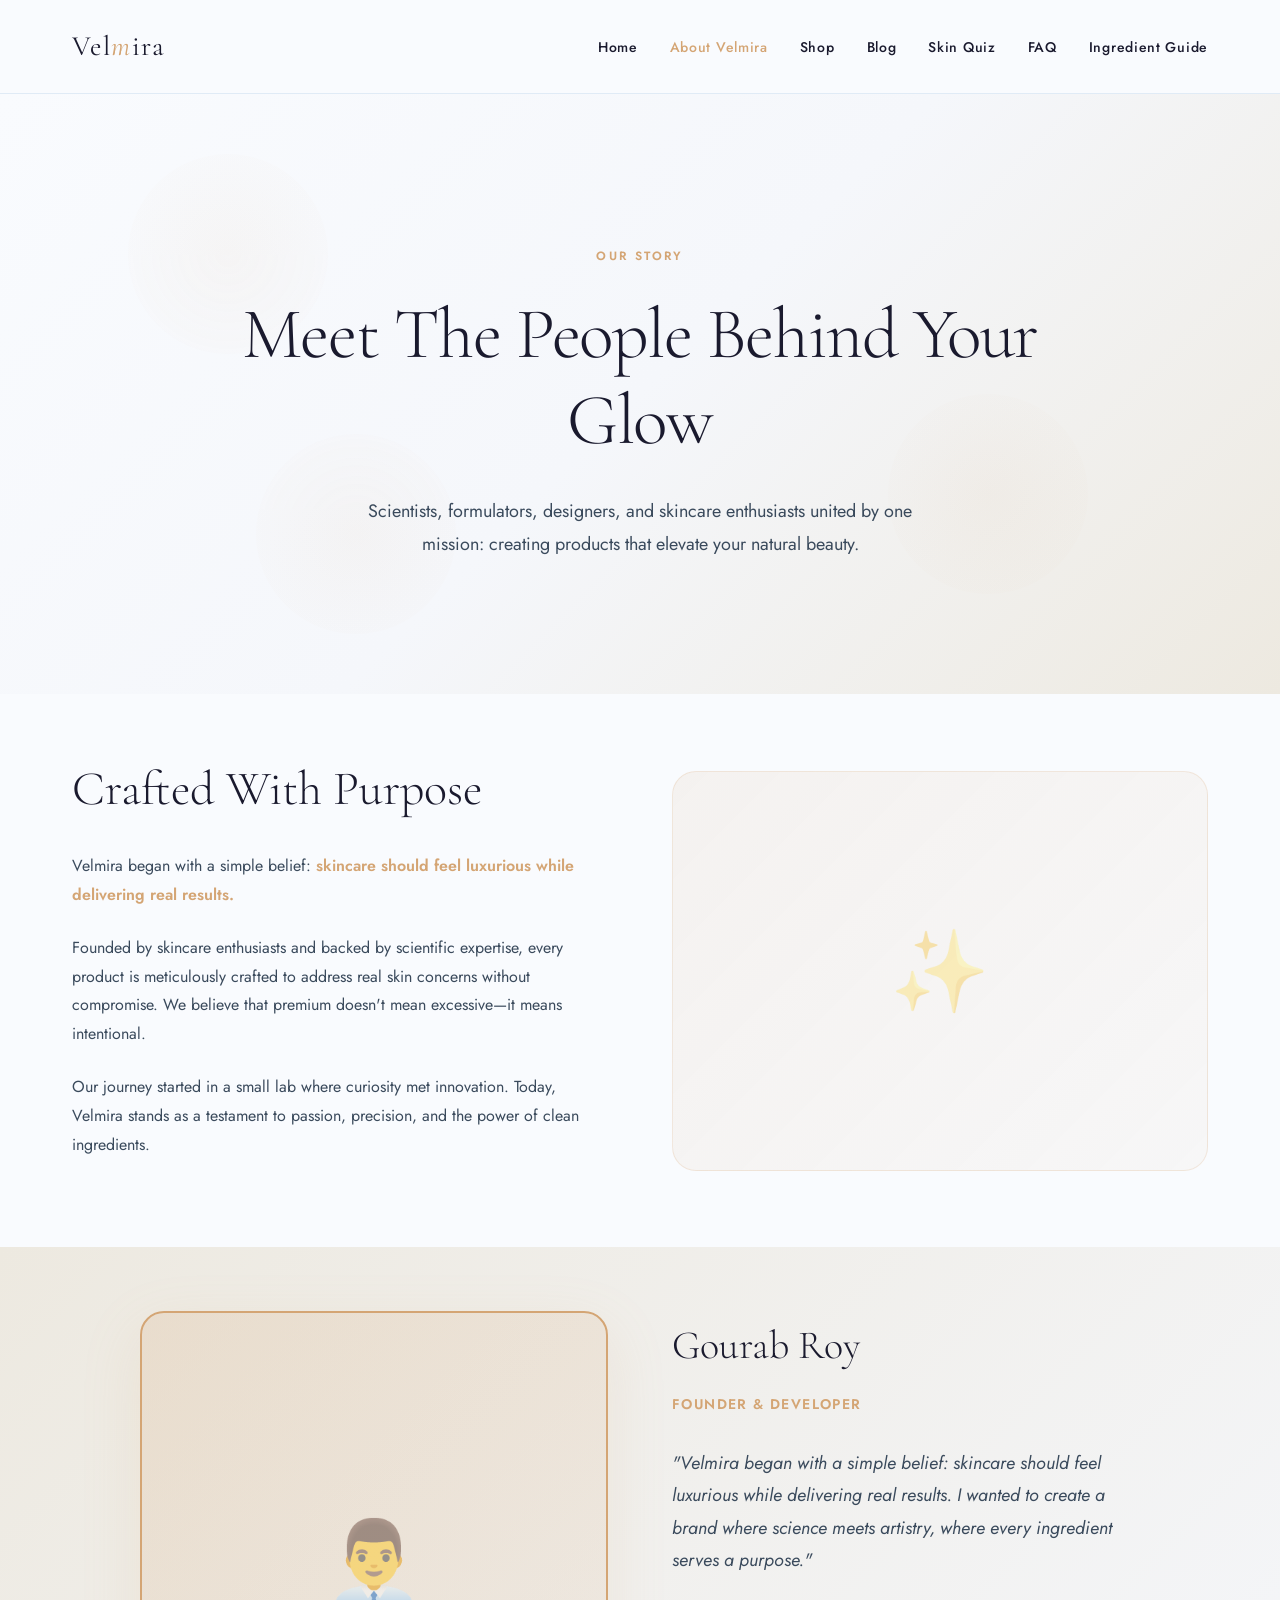
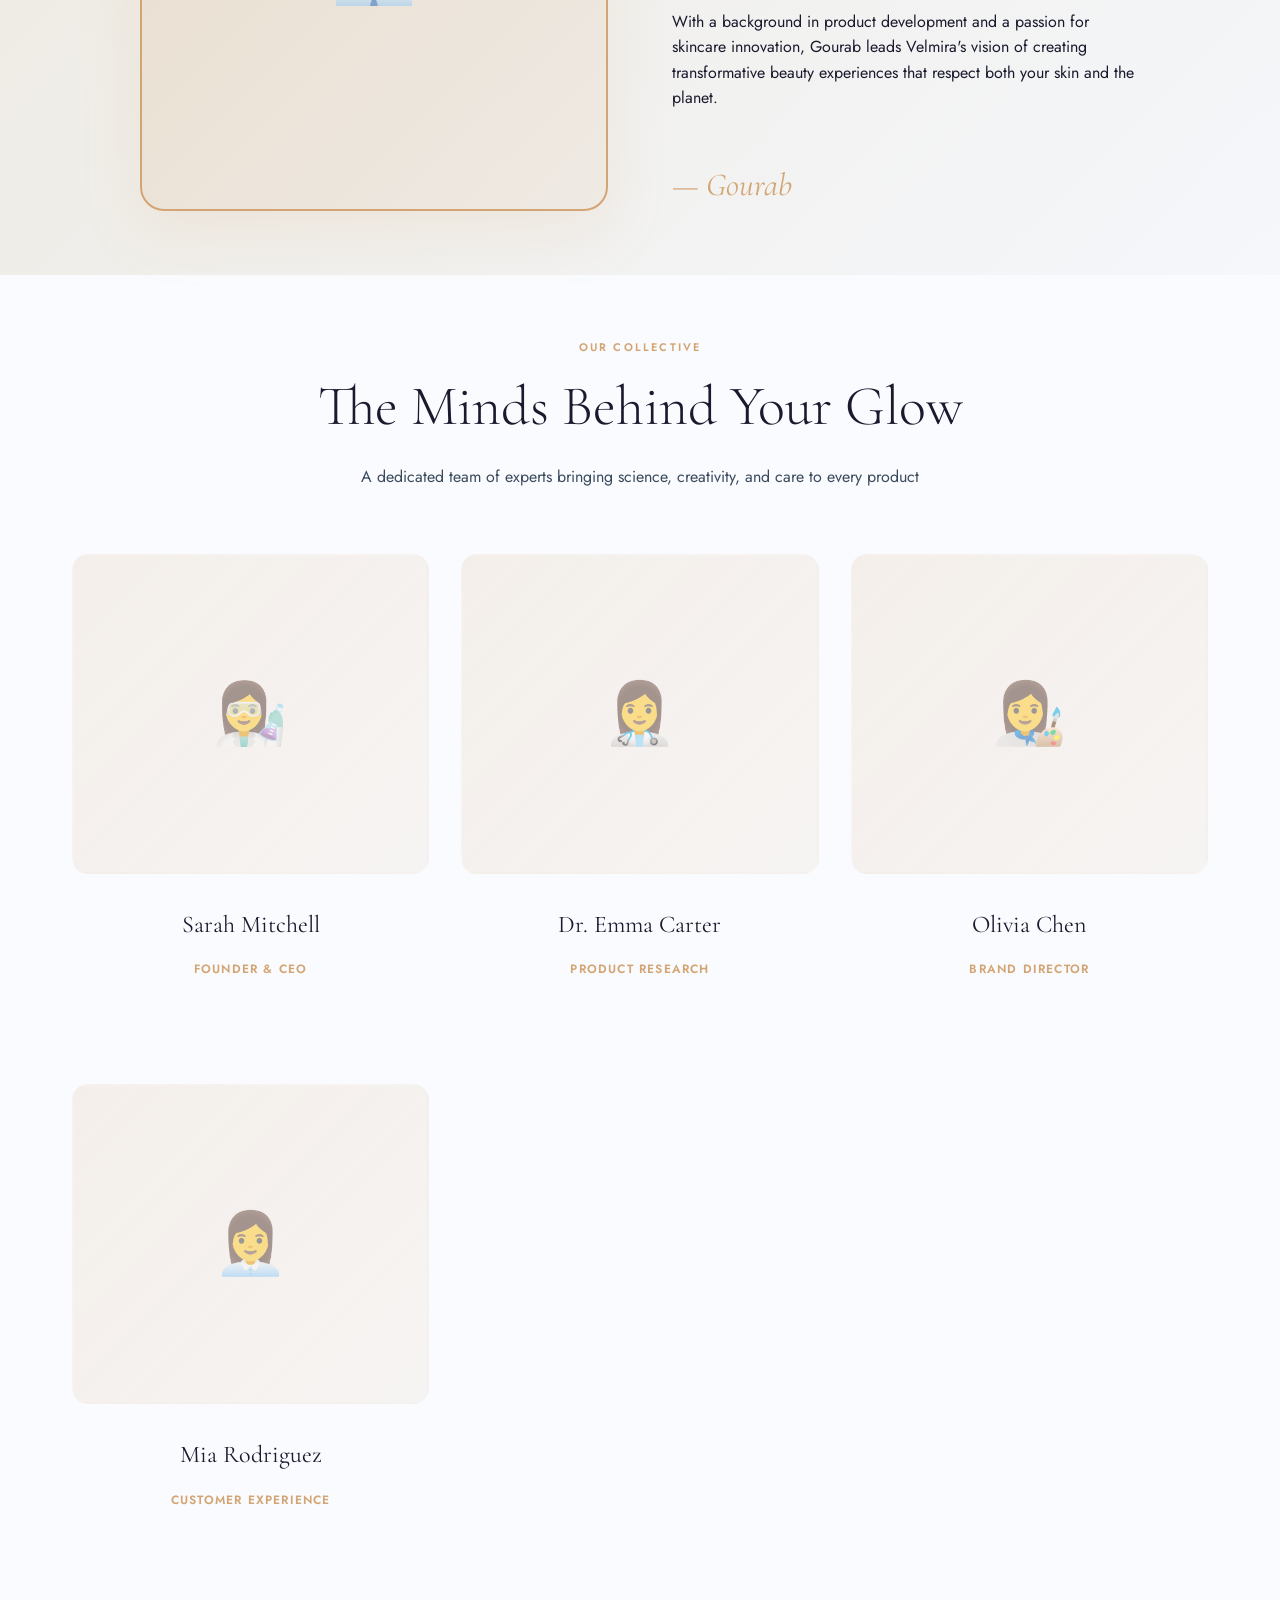
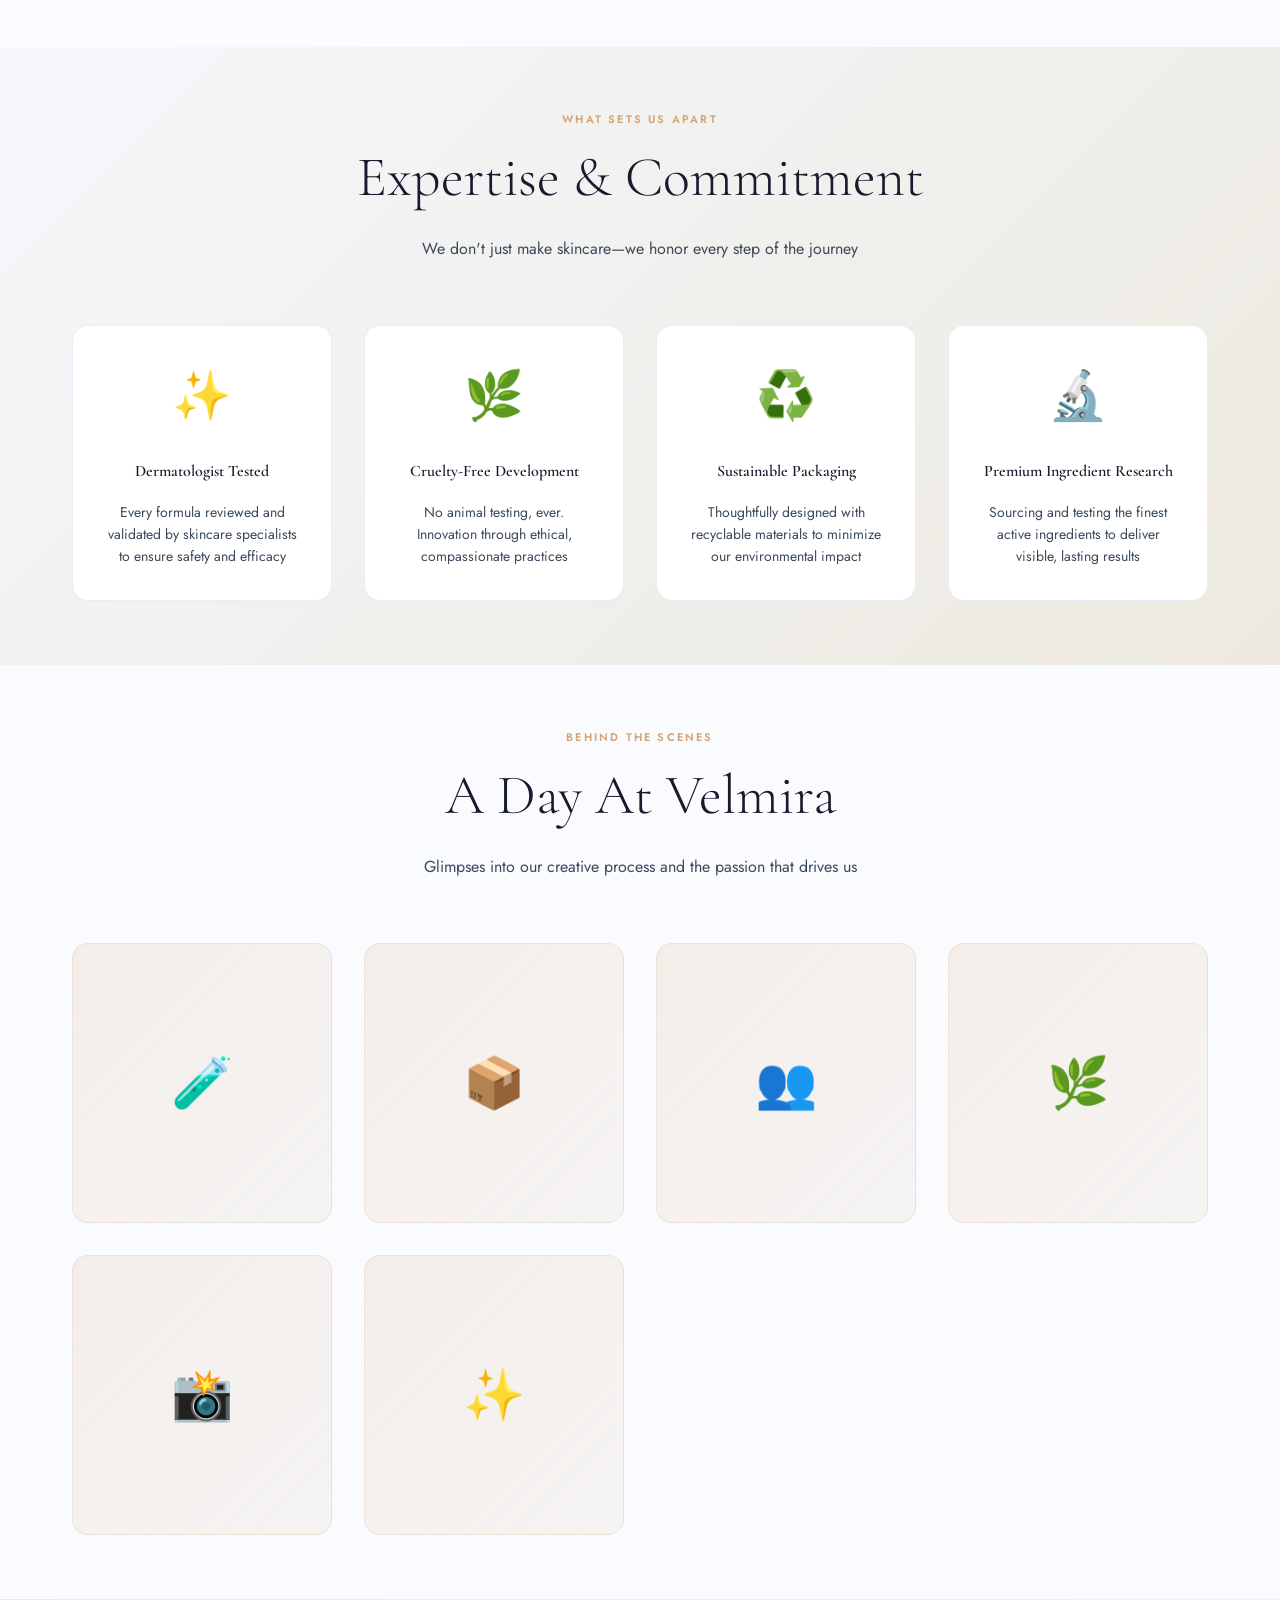
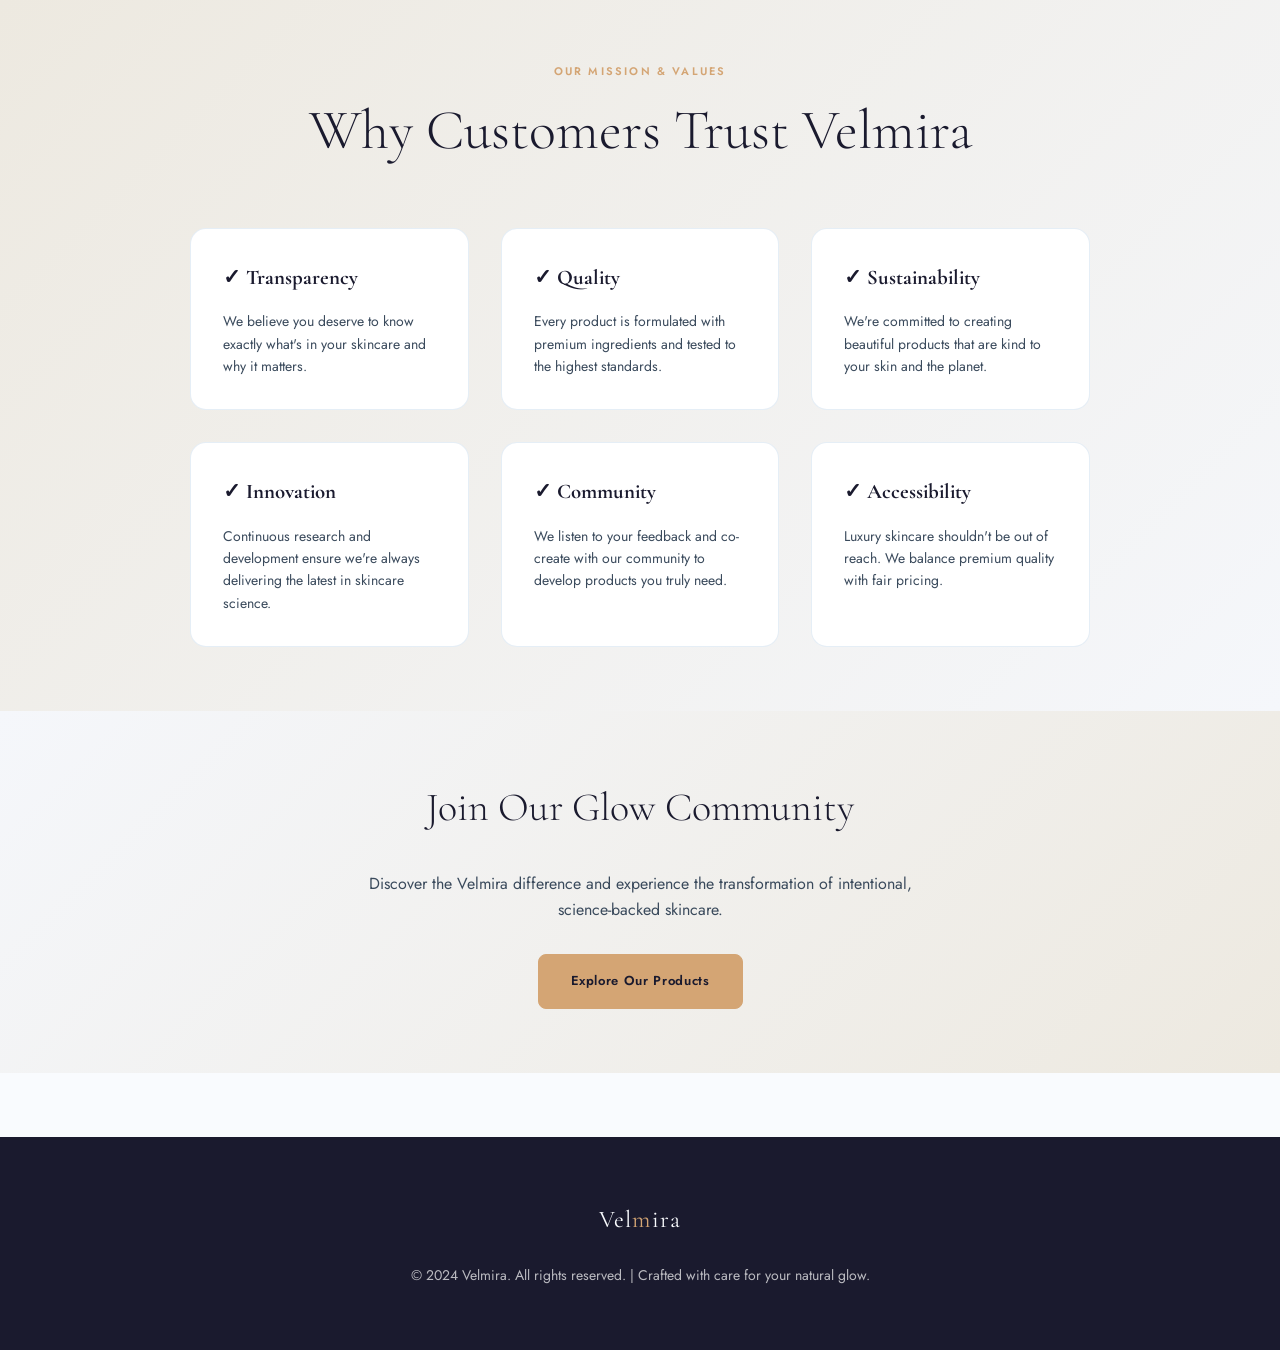
<file: public/about.html>
<!doctype html>
<html lang="en">
  <head>
    <meta charset="UTF-8" />
    <meta
      name="viewport"
      content="width=device-width, initial-scale=1.0, maximum-scale=1.0, user-scalable=no"
    />
    <meta
      name="description"
      content="Meet the minds behind Velmira — scientists, formulators, and skincare experts creating premium products."
    />
    <meta name="theme-color" content="#f9fbfe" />
    <title>About Velmira — The Minds Behind Your Glow</title>
    <link rel="preconnect" href="https://fonts.googleapis.com" />
    <link rel="preconnect" href="https://fonts.gstatic.com" crossorigin />
    <link
      href="https://fonts.googleapis.com/css2?family=Cormorant+Garamond:ital,wght@0,300;0,400;0,500;1,300;1,400&family=Jost:wght@300;400;500;600&display=swap"
      rel="stylesheet"
    />

    <style>
      /* ─── ROOT VARIABLES ─── */
      :root {
        --primary: #0057a8;
        --secondary: #d4a574;
        --accent: #d4e4d8;
        --dark: #1a1a2e;
        --dark-light: #3a4a5c;
        --light: #f9fbfe;
        --light-gray: #f4f8fc;
        --white: #ffffff;
        --gray: #e8f2f9;
        --border: rgba(0, 87, 168, 0.1);
        --font-serif: "Cormorant Garamond", serif;
        --font-sans: "Jost", sans-serif;
        --spacing-xs: 8px;
        --spacing-sm: 16px;
        --spacing-md: 24px;
        --spacing-lg: 32px;
        --spacing-xl: 48px;
        --spacing-xxl: 64px;
        --radius-sm: 8px;
        --radius-md: 16px;
        --radius-lg: 24px;
        --radius-full: 999px;
        --transition-fast: 0.2s ease;
        --transition-normal: 0.3s ease;
        --transition-slow: 0.5s ease;
        --shadow-sm: 0 2px 8px rgba(0, 0, 0, 0.08);
        --shadow-md: 0 8px 24px rgba(0, 87, 168, 0.1);
        --shadow-lg: 0 16px 40px rgba(0, 87, 168, 0.15);
      }

      * {
        margin: 0;
        padding: 0;
        box-sizing: border-box;
      }

      html {
        scroll-behavior: smooth;
      }

      body {
        font-family: var(--font-sans);
        color: var(--dark);
        background: var(--light);
        line-height: 1.6;
        overflow-x: hidden;
      }

      /* ─── HEADER / NAVBAR ─── */
      .navbar {
        position: sticky;
        top: 0;
        width: 100%;
        background: rgba(249, 251, 254, 0.95);
        backdrop-filter: blur(10px);
        border-bottom: 1px solid var(--border);
        z-index: 1000;
        padding: var(--spacing-md) 0;
      }

      .nav-container {
        max-width: 1200px;
        margin: 0 auto;
        display: flex;
        align-items: center;
        justify-content: space-between;
        padding: 0 var(--spacing-lg);
      }

      .nav-logo a {
        font-family: var(--font-serif);
        font-size: 28px;
        font-weight: 400;
        color: var(--dark);
        text-decoration: none;
        letter-spacing: 0.05em;
      }

      .nav-logo a span {
        color: var(--secondary);
        font-style: italic;
      }

      .nav-links {
        display: flex;
        list-style: none;
        gap: var(--spacing-lg);
        align-items: center;
      }

      .nav-link {
        font-size: 14px;
        color: var(--dark);
        text-decoration: none;
        font-weight: 500;
        letter-spacing: 0.05em;
        transition: color var(--transition-normal);
        position: relative;
      }

      .nav-link:hover {
        color: var(--secondary);
      }

      .nav-link.active {
        color: var(--secondary);
      }

      @media (max-width: 768px) {
        .nav-links {
          display: none;
        }

        .nav-container {
          padding: 0 var(--spacing-md);
        }
      }

      /* ─── HERO SECTION ─── */
      .about-hero {
        position: relative;
        padding: 100px var(--spacing-lg) 80px;
        background: linear-gradient(135deg, #f9fbfe 0%, #f5f7fb 50%, #ede9e0 100%);
        min-height: 600px;
        display: flex;
        align-items: center;
        justify-content: center;
        overflow: hidden;
      }

      .hero-background {
        position: absolute;
        width: 100%;
        height: 100%;
        top: 0;
        left: 0;
        z-index: 0;
        opacity: 0.4;
      }

      .hero-texture {
        position: absolute;
        width: 200px;
        height: 200px;
        border-radius: 50%;
        background: radial-gradient(circle, rgba(212, 165, 116, 0.15), transparent);
        animation: float 6s ease-in-out infinite;
      }

      .hero-texture:nth-child(1) {
        top: 10%;
        left: 10%;
        animation-delay: 0s;
      }

      .hero-texture:nth-child(2) {
        top: 50%;
        right: 15%;
        animation-delay: 2s;
      }

      .hero-texture:nth-child(3) {
        bottom: 10%;
        left: 20%;
        animation-delay: 4s;
      }

      @keyframes float {
        0%,
        100% {
          transform: translateY(0px);
        }
        50% {
          transform: translateY(-20px);
        }
      }

      .hero-content {
        position: relative;
        z-index: 10;
        text-align: center;
        max-width: 800px;
        animation: fadeUp 0.8s ease-out;
      }

      @keyframes fadeUp {
        from {
          opacity: 0;
          transform: translateY(30px);
        }
        to {
          opacity: 1;
          transform: translateY(0);
        }
      }

      .hero-eyebrow {
        font-size: 12px;
        letter-spacing: 0.2em;
        text-transform: uppercase;
        color: var(--secondary);
        margin-bottom: var(--spacing-md);
        font-weight: 600;
      }

      .hero-title {
        font-family: var(--font-serif);
        font-size: clamp(2.5rem, 6vw, 4.5rem);
        font-weight: 300;
        color: var(--dark);
        line-height: 1.2;
        margin-bottom: var(--spacing-lg);
        letter-spacing: -0.02em;
      }

      .hero-subtitle {
        font-size: 18px;
        color: var(--dark-light);
        line-height: 1.8;
        max-width: 600px;
        margin: 0 auto;
      }

      @media (max-width: 768px) {
        .about-hero {
          padding: 60px var(--spacing-md) 50px;
          min-height: 500px;
        }

        .hero-title {
          font-size: 2rem;
        }

        .hero-subtitle {
          font-size: 16px;
        }
      }

      /* ─── CONTAINER ─── */
      .container {
        max-width: 1200px;
        margin: 0 auto;
        padding: 0 var(--spacing-lg);
      }

      section {
        padding: var(--spacing-xxl) var(--spacing-lg);
      }

      /* ─── BRAND STORY SECTION ─── */
      .brand-story {
        background: var(--light);
      }

      .story-grid {
        display: grid;
        grid-template-columns: 1fr 1fr;
        gap: var(--spacing-xxl);
        align-items: center;
      }

      .story-content h2 {
        font-family: var(--font-serif);
        font-size: clamp(2rem, 5vw, 3rem);
        font-weight: 300;
        color: var(--dark);
        margin-bottom: var(--spacing-lg);
        line-height: 1.3;
      }

      .story-content p {
        font-size: 16px;
        color: var(--dark-light);
        line-height: 1.8;
        margin-bottom: var(--spacing-md);
      }

      .story-content p strong {
        color: var(--secondary);
        font-weight: 600;
      }

      .story-visual {
        position: relative;
        height: 400px;
        background: linear-gradient(135deg, rgba(212, 165, 116, 0.1), rgba(212, 165, 116, 0.05));
        border-radius: var(--radius-lg);
        border: 1px solid rgba(212, 165, 116, 0.2);
        display: flex;
        align-items: center;
        justify-content: center;
        overflow: hidden;
      }

      .story-visual::before {
        content: "✨";
        font-size: 80px;
        opacity: 0.3;
      }

      @media (max-width: 768px) {
        .story-grid {
          grid-template-columns: 1fr;
          gap: var(--spacing-lg);
        }

        .story-visual {
          height: 250px;
        }
      }

      /* ─── FOUNDER SPOTLIGHT ─── */
      .founder-section {
        background: linear-gradient(135deg, #ede9e0 0%, #f5f7fb 100%);
      }

      .founder-card {
        display: grid;
        grid-template-columns: 1fr 1fr;
        gap: var(--spacing-xxl);
        align-items: center;
        max-width: 1000px;
        margin: 0 auto;
      }

      .founder-image {
        position: relative;
        height: 500px;
        background: linear-gradient(135deg, rgba(212, 165, 116, 0.2), rgba(212, 165, 116, 0.1));
        border-radius: var(--radius-lg);
        border: 2px solid var(--secondary);
        overflow: hidden;
        box-shadow: 0 20px 60px rgba(212, 165, 116, 0.15);
      }

      .founder-image-placeholder {
        width: 100%;
        height: 100%;
        display: flex;
        align-items: center;
        justify-content: center;
        font-size: 80px;
        opacity: 0.5;
      }

      .founder-content h2 {
        font-family: var(--font-serif);
        font-size: 2.5rem;
        font-weight: 300;
        color: var(--dark);
        margin-bottom: var(--spacing-sm);
      }

      .founder-title {
        font-size: 14px;
        letter-spacing: 0.1em;
        text-transform: uppercase;
        color: var(--secondary);
        font-weight: 600;
        margin-bottom: var(--spacing-lg);
      }

      .founder-story {
        font-size: 18px;
        color: var(--dark-light);
        line-height: 1.8;
        margin-bottom: var(--spacing-lg);
        font-style: italic;
      }

      .founder-signature {
        font-family: var(--font-serif);
        font-size: 32px;
        font-style: italic;
        color: var(--secondary);
        margin-top: var(--spacing-xl);
      }

      @media (max-width: 768px) {
        .founder-card {
          grid-template-columns: 1fr;
          gap: var(--spacing-lg);
        }

        .founder-image {
          height: 300px;
        }

        .founder-content h2 {
          font-size: 1.8rem;
        }
      }

      /* ─── TEAM SECTION ─── */
      .team-section {
        background: var(--light);
      }

      .section-header {
        text-align: center;
        margin-bottom: var(--spacing-xxl);
      }

      .section-eyebrow {
        font-size: 11px;
        letter-spacing: 0.2em;
        text-transform: uppercase;
        color: var(--secondary);
        margin-bottom: var(--spacing-sm);
        font-weight: 600;
      }

      .section-title {
        font-family: var(--font-serif);
        font-size: clamp(2rem, 5vw, 3.5rem);
        font-weight: 300;
        color: var(--dark);
        line-height: 1.2;
        margin-bottom: var(--spacing-md);
      }

      .section-subtitle {
        font-size: 16px;
        color: var(--dark-light);
        max-width: 600px;
        margin: 0 auto;
      }

      .team-grid {
        display: grid;
        grid-template-columns: repeat(auto-fit, minmax(280px, 1fr));
        gap: var(--spacing-lg);
      }

      .team-card {
        position: relative;
        text-align: center;
        cursor: pointer;
        group: team-card;
      }

      .team-card-image {
        position: relative;
        height: 320px;
        background: linear-gradient(135deg, rgba(212, 165, 116, 0.15), rgba(212, 165, 116, 0.08));
        border-radius: var(--radius-md);
        border: 2px solid transparent;
        overflow: hidden;
        margin-bottom: var(--spacing-lg);
        transition: all var(--transition-slow);
        display: flex;
        align-items: center;
        justify-content: center;
        font-size: 60px;
        color: rgba(212, 165, 116, 0.5);
      }

      .team-card:hover .team-card-image {
        border-color: var(--secondary);
        box-shadow: 0 0 0 8px rgba(212, 165, 116, 0.1);
        transform: translateY(-4px);
      }

      .team-name {
        font-family: var(--font-serif);
        font-size: 1.5rem;
        font-weight: 400;
        color: var(--dark);
        margin-bottom: var(--spacing-sm);
      }

      .team-role {
        font-size: 12px;
        letter-spacing: 0.1em;
        text-transform: uppercase;
        color: var(--secondary);
        font-weight: 600;
        margin-bottom: var(--spacing-md);
      }

      .team-bio {
        font-size: 14px;
        color: var(--dark-light);
        line-height: 1.6;
        max-height: 0;
        opacity: 0;
        overflow: hidden;
        transition: all var(--transition-normal);
      }

      .team-card:hover .team-bio {
        max-height: 200px;
        opacity: 1;
      }

      .team-fact {
        font-size: 13px;
        color: var(--secondary);
        margin-top: var(--spacing-md);
        padding-top: var(--spacing-md);
        border-top: 1px solid var(--border);
        opacity: 0;
        max-height: 0;
        overflow: hidden;
        transition: all var(--transition-normal);
      }

      .team-card:hover .team-fact {
        opacity: 1;
        max-height: 100px;
      }

      @media (max-width: 768px) {
        .team-grid {
          grid-template-columns: repeat(auto-fit, minmax(200px, 1fr));
          gap: var(--spacing-md);
        }

        .team-card-image {
          height: 240px;
          font-size: 40px;
        }
      }

      /* ─── EXPERTISE SECTION ─── */
      .expertise-section {
        background: linear-gradient(135deg, #f5f7fb 0%, #ede9e0 100%);
      }

      .expertise-grid {
        display: grid;
        grid-template-columns: repeat(auto-fit, minmax(260px, 1fr));
        gap: var(--spacing-lg);
        margin-top: var(--spacing-xl);
      }

      .expertise-card {
        background: var(--white);
        padding: var(--spacing-lg);
        border-radius: var(--radius-md);
        border: 1px solid var(--border);
        text-align: center;
        transition: all var(--transition-normal);
      }

      .expertise-card:hover {
        border-color: var(--secondary);
        box-shadow: 0 12px 32px rgba(212, 165, 116, 0.2);
        transform: translateY(-4px);
      }

      .expertise-icon {
        font-size: 48px;
        margin-bottom: var(--spacing-md);
      }

      .expertise-title {
        font-size: 16px;
        font-weight: 600;
        color: var(--dark);
        margin-bottom: var(--spacing-sm);
        font-family: var(--font-serif);
      }

      .expertise-text {
        font-size: 14px;
        color: var(--dark-light);
        line-height: 1.6;
      }

      /* ─── GALLERY SECTION ─── */
      .gallery-section {
        background: var(--light);
      }

      .masonry-gallery {
        display: grid;
        grid-template-columns: repeat(auto-fit, minmax(250px, 1fr));
        gap: var(--spacing-lg);
        margin-top: var(--spacing-xl);
      }

      .gallery-item {
        position: relative;
        height: 280px;
        background: linear-gradient(135deg, rgba(212, 165, 116, 0.15), rgba(212, 165, 116, 0.08));
        border-radius: var(--radius-md);
        overflow: hidden;
        cursor: pointer;
        group: gallery-item;
        border: 1px solid rgba(212, 165, 116, 0.2);
      }

      .gallery-item-content {
        width: 100%;
        height: 100%;
        display: flex;
        align-items: center;
        justify-content: center;
        font-size: 50px;
        transition: all var(--transition-slow);
      }

      .gallery-item:hover .gallery-item-content {
        transform: scale(1.05);
      }

      .gallery-label {
        position: absolute;
        bottom: 0;
        left: 0;
        right: 0;
        background: linear-gradient(180deg, transparent 0%, rgba(0, 0, 0, 0.6) 100%);
        color: white;
        padding: var(--spacing-md);
        font-size: 14px;
        font-weight: 600;
        letter-spacing: 0.05em;
        transform: translateY(100%);
        transition: transform var(--transition-normal);
      }

      .gallery-item:hover .gallery-label {
        transform: translateY(0);
      }

      /* ─── VALUES SECTION ─── */
      .values-section {
        background: linear-gradient(135deg, #ede9e0 0%, #f5f7fb 100%);
      }

      .values-container {
        max-width: 900px;
        margin: 0 auto;
      }

      .values-list {
        display: grid;
        grid-template-columns: repeat(auto-fit, minmax(250px, 1fr));
        gap: var(--spacing-lg);
        margin-top: var(--spacing-xl);
      }

      .value-item {
        padding: var(--spacing-lg);
        background: var(--white);
        border-radius: var(--radius-md);
        border: 1px solid var(--border);
      }

      .value-item h3 {
        font-family: var(--font-serif);
        font-size: 1.3rem;
        color: var(--dark);
        margin-bottom: var(--spacing-sm);
      }

      .value-item p {
        font-size: 14px;
        color: var(--dark-light);
        line-height: 1.6;
      }

      /* ─── FOOTER ─── */
      footer {
        background: var(--dark);
        color: var(--light);
        padding: var(--spacing-xxl) var(--spacing-lg);
        text-align: center;
        margin-top: var(--spacing-xxl);
      }

      footer p {
        font-size: 14px;
        color: rgba(255, 255, 255, 0.7);
      }

      .footer-logo {
        font-family: var(--font-serif);
        font-size: 24px;
        margin-bottom: var(--spacing-md);
        letter-spacing: 0.05em;
      }

      /* ─── BUTTON ─── */
      .btn {
        display: inline-block;
        padding: var(--spacing-sm) var(--spacing-lg);
        background: var(--secondary);
        color: var(--dark);
        text-decoration: none;
        border-radius: var(--radius-sm);
        font-size: 13px;
        font-weight: 600;
        letter-spacing: 0.05em;
        transition: all var(--transition-normal);
        border: 1px solid var(--secondary);
        cursor: pointer;
      }

      .btn:hover {
        background: transparent;
        color: var(--secondary);
      }

      @media (max-width: 768px) {
        section {
          padding: var(--spacing-xl) var(--spacing-md);
        }

        .container {
          padding: 0 var(--spacing-md);
        }
      }
    </style>
  </head>
  <body>
    <!-- ─── NAVBAR ─── -->
    <nav class="navbar" id="navbar">
      <div class="nav-container">
        <div class="nav-logo">
          <a href="index.html">Vel<span>m</span>ira</a>
        </div>
        <div class="nav-menu" id="navMenu">
          <ul class="nav-links">
            <li><a href="index.html" class="nav-link">Home</a></li>
            <li><a href="about.html" class="nav-link active">About Velmira</a></li>
            <li><a href="shop.html" class="nav-link">Shop</a></li>
            <li><a href="blog.html" class="nav-link">Blog</a></li>
            <li><a href="quiz.html" class="nav-link">Skin Quiz</a></li>
            <li><a href="faq.html" class="nav-link">FAQ</a></li>
            <li>
              <a href="ingredient-guide.html" class="nav-link"
                >Ingredient Guide</a
              >
            </li>
          </ul>
        </div>
      </div>
    </nav>

    <!-- ─── HERO SECTION ─── -->
    <section class="about-hero">
      <div class="hero-background">
        <div class="hero-texture"></div>
        <div class="hero-texture"></div>
        <div class="hero-texture"></div>
      </div>

      <div class="hero-content">
        <p class="hero-eyebrow">Our Story</p>
        <h1 class="hero-title">Meet The People Behind Your Glow</h1>
        <p class="hero-subtitle">
          Scientists, formulators, designers, and skincare enthusiasts united by
          one mission: creating products that elevate your natural beauty.
        </p>
      </div>
    </section>

    <!-- ─── BRAND STORY SECTION ─── -->
    <section class="brand-story">
      <div class="container">
        <div class="story-grid">
          <div class="story-content">
            <h2>Crafted With Purpose</h2>
            <p>
              Velmira began with a simple belief:
              <strong>skincare should feel luxurious while delivering real results.</strong>
            </p>
            <p>
              Founded by skincare enthusiasts and backed by scientific expertise,
              every product is meticulously crafted to address real skin concerns
              without compromise. We believe that premium doesn't mean excessive—it
              means intentional.
            </p>
            <p>
              Our journey started in a small lab where curiosity met innovation.
              Today, Velmira stands as a testament to passion, precision, and the
              power of clean ingredients.
            </p>
          </div>

          <div class="story-visual"></div>
        </div>
      </div>
    </section>

    <!-- ─── FOUNDER SPOTLIGHT ─── -->
    <section class="founder-section">
      <div class="container">
        <div class="founder-card">
          <div class="founder-image">
            <div class="founder-image-placeholder">👨‍💼</div>
          </div>

          <div class="founder-content">
            <h2>Gourab Roy</h2>
            <p class="founder-title">Founder & Developer</p>
            <p class="founder-story">
              "Velmira began with a simple belief: skincare should feel luxurious
              while delivering real results. I wanted to create a brand where
              science meets artistry, where every ingredient serves a purpose."
            </p>
            <p style="margin-bottom: var(--spacing-lg); font-style: normal;">
              With a background in product development and a passion for skincare
              innovation, Gourab leads Velmira's vision of creating transformative
              beauty experiences that respect both your skin and the planet.
            </p>
            <div class="founder-signature">— Gourab</div>
          </div>
        </div>
      </div>
    </section>

    <!-- ─── TEAM SECTION ─── -->
    <section class="team-section">
      <div class="container">
        <div class="section-header">
          <p class="section-eyebrow">Our Collective</p>
          <h2 class="section-title">The Minds Behind Your Glow</h2>
          <p class="section-subtitle">
            A dedicated team of experts bringing science, creativity, and care to
            every product
          </p>
        </div>

        <div class="team-grid">
          <!-- Team Member 1 -->
          <div class="team-card">
            <div class="team-card-image">👩‍🔬</div>
            <h3 class="team-name">Sarah Mitchell</h3>
            <p class="team-role">Founder & CEO</p>
            <p class="team-bio">
              Strategic visionary leading Velmira's brand direction and market
              expansion
            </p>
            <div class="team-fact">
              <strong>Favorite ingredient:</strong> Retinol<br />
              <strong>Skincare philosophy:</strong> "Consistency over perfection"
            </div>
          </div>

          <!-- Team Member 2 -->
          <div class="team-card">
            <div class="team-card-image">👩‍⚕️</div>
            <h3 class="team-name">Dr. Emma Carter</h3>
            <p class="team-role">Product Research</p>
            <p class="team-bio">
              Dermatologist and formulation expert ensuring every product is
              clinically sound
            </p>
            <div class="team-fact">
              <strong>Favorite ingredient:</strong> Hyaluronic Acid<br />
              <strong>Skincare philosophy:</strong> "Science-backed luxury"
            </div>
          </div>

          <!-- Team Member 3 -->
          <div class="team-card">
            <div class="team-card-image">👩‍🎨</div>
            <h3 class="team-name">Olivia Chen</h3>
            <p class="team-role">Brand Director</p>
            <p class="team-bio">
              Creative storyteller designing the Velmira aesthetic and brand
              experience
            </p>
            <div class="team-fact">
              <strong>Favorite ingredient:</strong> Niacinamide<br />
              <strong>Morning essential:</strong> Matcha<br />
              <strong>Philosophy:</strong> "Less but better"
            </div>
          </div>

          <!-- Team Member 4 -->
          <div class="team-card">
            <div class="team-card-image">👩‍💼</div>
            <h3 class="team-name">Mia Rodriguez</h3>
            <p class="team-role">Customer Experience</p>
            <p class="team-bio">
              Devoted to understanding your needs and building lasting relationships
              with our community
            </p>
            <div class="team-fact">
              <strong>Favorite ingredient:</strong> Vitamin C<br />
              <strong>Skincare philosophy:</strong> "Your skin, your rules"
            </div>
          </div>
        </div>
      </div>
    </section>

    <!-- ─── EXPERTISE SECTION ─── -->
    <section class="expertise-section">
      <div class="container">
        <div class="section-header">
          <p class="section-eyebrow">What Sets Us Apart</p>
          <h2 class="section-title">Expertise & Commitment</h2>
          <p class="section-subtitle">
            We don't just make skincare—we honor every step of the journey
          </p>
        </div>

        <div class="expertise-grid">
          <div class="expertise-card">
            <div class="expertise-icon">✨</div>
            <h3 class="expertise-title">Dermatologist Tested</h3>
            <p class="expertise-text">
              Every formula reviewed and validated by skincare specialists to ensure
              safety and efficacy
            </p>
          </div>

          <div class="expertise-card">
            <div class="expertise-icon">🌿</div>
            <h3 class="expertise-title">Cruelty-Free Development</h3>
            <p class="expertise-text">
              No animal testing, ever. Innovation through ethical, compassionate
              practices
            </p>
          </div>

          <div class="expertise-card">
            <div class="expertise-icon">♻️</div>
            <h3 class="expertise-title">Sustainable Packaging</h3>
            <p class="expertise-text">
              Thoughtfully designed with recyclable materials to minimize our
              environmental impact
            </p>
          </div>

          <div class="expertise-card">
            <div class="expertise-icon">🔬</div>
            <h3 class="expertise-title">Premium Ingredient Research</h3>
            <p class="expertise-text">
              Sourcing and testing the finest active ingredients to deliver visible,
              lasting results
            </p>
          </div>
        </div>
      </div>
    </section>

    <!-- ─── GALLERY SECTION ─── -->
    <section class="gallery-section">
      <div class="container">
        <div class="section-header">
          <p class="section-eyebrow">Behind The Scenes</p>
          <h2 class="section-title">A Day At Velmira</h2>
          <p class="section-subtitle">
            Glimpses into our creative process and the passion that drives us
          </p>
        </div>

        <div class="masonry-gallery">
          <div class="gallery-item">
            <div class="gallery-item-content">🧪</div>
            <div class="gallery-label">Product Testing</div>
          </div>

          <div class="gallery-item">
            <div class="gallery-item-content">📦</div>
            <div class="gallery-label">Packaging Design</div>
          </div>

          <div class="gallery-item">
            <div class="gallery-item-content">👥</div>
            <div class="gallery-label">Team Meetings</div>
          </div>

          <div class="gallery-item">
            <div class="gallery-item-content">🌿</div>
            <div class="gallery-label">Ingredient Research</div>
          </div>

          <div class="gallery-item">
            <div class="gallery-item-content">📸</div>
            <div class="gallery-label">Photoshoot Prep</div>
          </div>

          <div class="gallery-item">
            <div class="gallery-item-content">✨</div>
            <div class="gallery-label">Brand Evolution</div>
          </div>
        </div>
      </div>
    </section>

    <!-- ─── VALUES SECTION ─── -->
    <section class="values-section">
      <div class="container">
        <div class="section-header">
          <p class="section-eyebrow">Our Mission & Values</p>
          <h2 class="section-title">Why Customers Trust Velmira</h2>
        </div>

        <div class="values-container">
          <div class="values-list">
            <div class="value-item">
              <h3>✓ Transparency</h3>
              <p>
                We believe you deserve to know exactly what's in your skincare and
                why it matters.
              </p>
            </div>

            <div class="value-item">
              <h3>✓ Quality</h3>
              <p>
                Every product is formulated with premium ingredients and tested to
                the highest standards.
              </p>
            </div>

            <div class="value-item">
              <h3>✓ Sustainability</h3>
              <p>
                We're committed to creating beautiful products that are kind to your
                skin and the planet.
              </p>
            </div>

            <div class="value-item">
              <h3>✓ Innovation</h3>
              <p>
                Continuous research and development ensure we're always delivering
                the latest in skincare science.
              </p>
            </div>

            <div class="value-item">
              <h3>✓ Community</h3>
              <p>
                We listen to your feedback and co-create with our community to
                develop products you truly need.
              </p>
            </div>

            <div class="value-item">
              <h3>✓ Accessibility</h3>
              <p>
                Luxury skincare shouldn't be out of reach. We balance premium quality
                with fair pricing.
              </p>
            </div>
          </div>
        </div>
      </div>
    </section>

    <!-- ─── CTA SECTION ─── -->
    <section style="background: linear-gradient(135deg, #f5f7fb 0%, #ede9e0 100%); padding: var(--spacing-xxl) var(--spacing-lg); text-align: center;">
      <div class="container">
        <h2 style="font-family: var(--font-serif); font-size: 2.5rem; font-weight: 300; color: var(--dark); margin-bottom: var(--spacing-lg);">
          Join Our Glow Community
        </h2>
        <p style="font-size: 16px; color: var(--dark-light); margin-bottom: var(--spacing-lg); max-width: 600px; margin-left: auto; margin-right: auto;">
          Discover the Velmira difference and experience the transformation of
          intentional, science-backed skincare.
        </p>
        <a href="shop.html" class="btn">Explore Our Products</a>
      </div>
    </section>

    <!-- ─── FOOTER ─── -->
    <footer>
      <div class="footer-logo">Vel<span style="color: #d4a574;">m</span>ira</div>
      <p>&copy; 2024 Velmira. All rights reserved. | Crafted with care for your natural glow.</p>
    </footer>

    <script>
      // Update active nav link based on current page
      document.addEventListener("DOMContentLoaded", function () {
        const navLinks = document.querySelectorAll(".nav-link");
        navLinks.forEach((link) => {
          link.classList.remove("active");
          if (link.getAttribute("href") === "about.html") {
            link.classList.add("active");
          }
        });
      });

      // Smooth scroll on anchor clicks
      document.querySelectorAll('a[href^="#"]').forEach((anchor) => {
        anchor.addEventListener("click", function (e) {
          e.preventDefault();
          const target = document.querySelector(this.getAttribute("href"));
          if (target) {
            target.scrollIntoView({ behavior: "smooth" });
          }
        });
      });
    </script>
  </body>
</html>
</file>
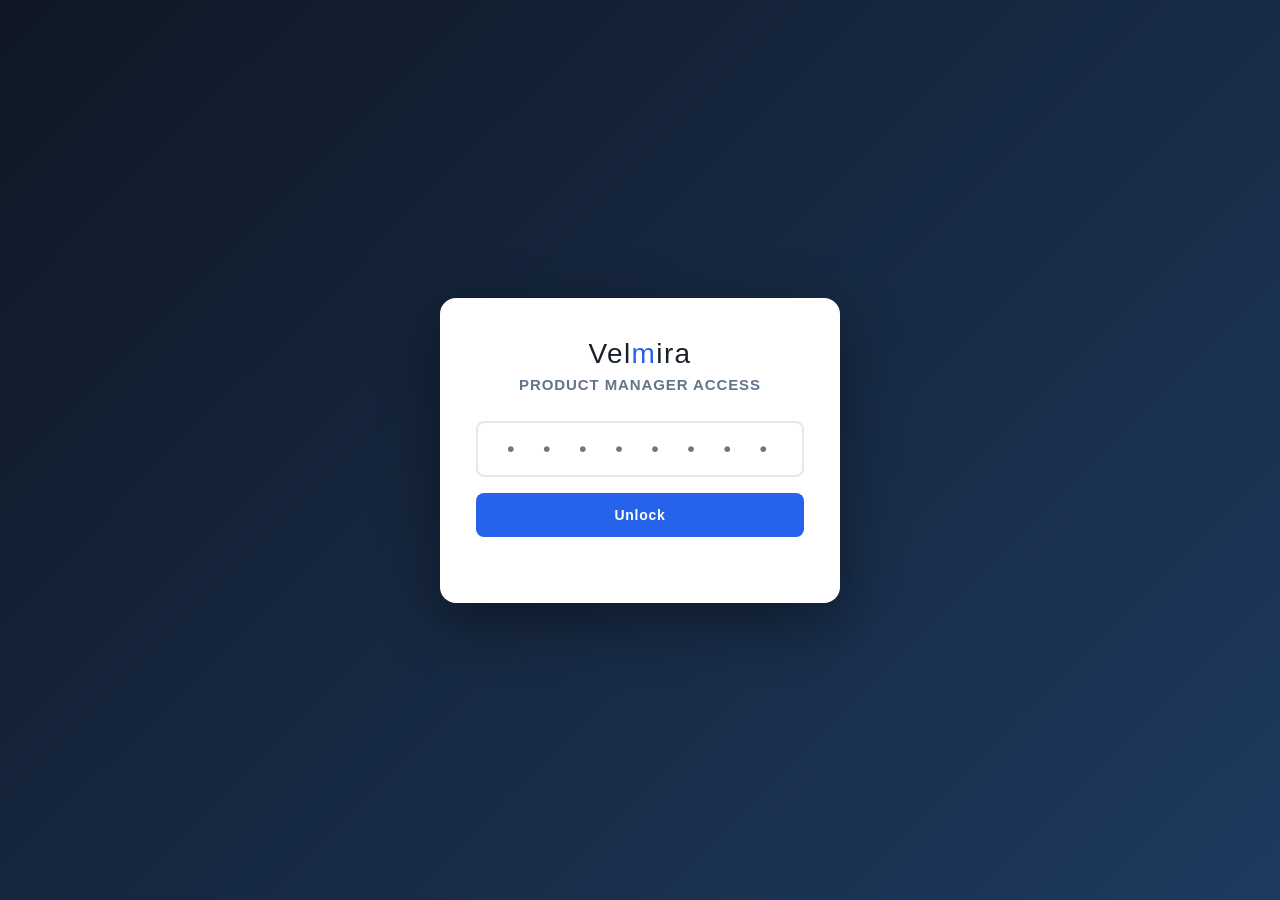
<file: public/admin-products.html>
<!doctype html>
<html lang="en">
  <head>
    <meta charset="UTF-8" />
    <meta
      name="viewport"
      content="width=device-width, initial-scale=1.0, maximum-scale=1.0, user-scalable=no"
    />
    <title>Admin — Velmira Products</title>
    <style>
      *,
      *::before,
      *::after {
        box-sizing: border-box;
      }
      :root {
        --primary: #2563eb;
        --primary-dark: #1d4ed8;
        --success: #16a34a;
        --warn: #d97706;
        --danger: #dc2626;
        --dark: #1a202c;
        --dark-light: #64748b;
        --border: #e2e8f0;
        --bg: #f8fafc;
        --white: #fff;
        --radius: 8px;
        --shadow: 0 1px 3px rgba(0, 0, 0, 0.1);
        --font: -apple-system, BlinkMacSystemFont, "Segoe UI", sans-serif;
      }
      body {
        margin: 0;
        font-family: var(--font);
        background: var(--bg);
        color: var(--dark);
      }

      /* PIN GATE */
      #pinGate {
        position: fixed;
        inset: 0;
        background: linear-gradient(135deg, #0f1724, #1e3a5f);
        display: flex;
        align-items: center;
        justify-content: center;
        z-index: 9999;
      }
      .pin-box {
        background: var(--white);
        border-radius: 16px;
        padding: 40px 36px;
        text-align: center;
        width: min(400px, 90vw);
        box-shadow: 0 20px 60px rgba(0, 0, 0, 0.4);
      }
      .pin-logo {
        font-size: 28px;
        font-weight: 300;
        letter-spacing: 0.05em;
        color: var(--dark);
        margin-bottom: 6px;
      }
      .pin-logo span {
        color: var(--primary);
      }
      .pin-box h2 {
        font-size: 15px;
        font-weight: 600;
        color: var(--dark-light);
        margin: 0 0 28px;
        text-transform: uppercase;
        letter-spacing: 0.06em;
      }
      .pin-input {
        width: 100%;
        padding: 14px 16px;
        font-size: 20px;
        letter-spacing: 0.3em;
        text-align: center;
        border: 2px solid var(--border);
        border-radius: var(--radius);
        font-family: monospace;
        outline: none;
        color: var(--dark);
        transition: border-color 0.2s;
      }
      .pin-input:focus {
        border-color: var(--primary);
      }
      .pin-input.shake {
        animation: shake 0.3s;
      }
      @keyframes shake {
        0%,
        100% {
          transform: translateX(0);
        }
        25% {
          transform: translateX(-8px);
        }
        75% {
          transform: translateX(8px);
        }
      }
      .pin-btn {
        width: 100%;
        margin-top: 16px;
        padding: 14px;
        background: var(--primary);
        color: #fff;
        border: none;
        border-radius: var(--radius);
        font-size: 14px;
        font-weight: 700;
        letter-spacing: 0.05em;
        cursor: pointer;
        transition: background 0.2s;
      }
      .pin-btn:hover {
        background: var(--primary-dark);
      }
      .pin-error {
        color: #dc2626;
        font-size: 12px;
        margin-top: 10px;
        height: 16px;
        font-weight: 500;
      }

      #adminPanel {
        display: none;
        min-height: 100vh;
      }
      .admin-header {
        background: var(--white);
        border-bottom: 1px solid var(--border);
        padding: 14px 24px;
        display: flex;
        align-items: center;
        justify-content: space-between;
        position: sticky;
        top: 0;
        z-index: 100;
        box-shadow: var(--shadow);
      }
      .admin-brand {
        font-size: 20px;
        font-weight: 700;
        color: var(--dark);
      }
      .admin-brand span {
        color: var(--primary);
      }
      .admin-header-right {
        display: flex;
        align-items: center;
        gap: 12px;
      }
      .btn {
        display: inline-flex;
        align-items: center;
        justify-content: center;
        gap: 6px;
        padding: 8px 16px;
        border: none;
        border-radius: var(--radius);
        font-size: 13px;
        font-weight: 600;
        cursor: pointer;
        transition: all 0.2s;
        font-family: var(--font);
        text-decoration: none;
        white-space: nowrap;
      }
      .btn-primary {
        background: var(--primary);
        color: #fff;
      }
      .btn-primary:hover {
        background: var(--primary-dark);
      }
      .btn-secondary {
        background: var(--white);
        color: var(--dark);
        border: 1px solid var(--border);
      }
      .btn-secondary:hover {
        background: var(--bg);
      }
      .btn-success {
        background: #dcfce7;
        color: var(--success);
        border: 1px solid #bbf7d0;
      }
      .btn-success:hover {
        background: #bbf7d0;
      }
      .btn-danger {
        background: #fff1f2;
        color: var(--danger);
        border: 1px solid #fecdd3;
      }
      .btn-danger:hover {
        background: #fecdd3;
      }
      .btn-sm {
        padding: 5px 10px;
        font-size: 12px;
      }

      .admin-main {
        max-width: 1300px;
        margin: 0 auto;
        padding: 24px 20px;
      }

      #loadingBanner {
        display: none;
        align-items: center;
        justify-content: center;
        gap: 10px;
        background: #eff6ff;
        border: 1px solid #bfdbfe;
        border-radius: var(--radius);
        padding: 12px 18px;
        margin-bottom: 16px;
        font-size: 13px;
        color: var(--primary);
      }
      #loadingBanner.error {
        background: #fff1f2;
        border-color: #fecdd3;
        color: var(--danger);
      }
      #loadingBanner .spinner {
        width: 16px;
        height: 16px;
        border: 2px solid #bfdbfe;
        border-top-color: var(--primary);
        border-radius: 50%;
        animation: spin 0.7s linear infinite;
        flex-shrink: 0;
      }
      #loadingBanner.error .spinner {
        display: none;
      }
      @keyframes spin {
        to {
          transform: rotate(360deg);
        }
      }

      .panel {
        background: var(--white);
        border: 1px solid var(--border);
        border-radius: var(--radius);
        padding: 20px;
        margin-bottom: 20px;
      }
      .panel h2 {
        margin: 0 0 4px;
        font-size: 16px;
      }
      .panel .sub {
        color: var(--dark-light);
        font-size: 13px;
        margin: 0 0 16px;
      }

      .form-grid {
        display: grid;
        grid-template-columns: 1fr 1fr;
        gap: 14px;
      }
      .form-grid .full {
        grid-column: 1 / -1;
      }
      label {
        display: block;
        font-size: 12px;
        font-weight: 600;
        color: var(--dark-light);
        margin-bottom: 5px;
        text-transform: uppercase;
        letter-spacing: 0.04em;
      }
      input[type="text"],
      input[type="number"],
      textarea,
      select {
        width: 100%;
        padding: 9px 11px;
        border: 1px solid var(--border);
        border-radius: 6px;
        font-family: var(--font);
        font-size: 14px;
        color: var(--dark);
        outline: none;
        transition: border-color 0.15s;
      }
      input:focus,
      textarea:focus,
      select:focus {
        border-color: var(--primary);
      }
      textarea {
        resize: vertical;
        min-height: 60px;
      }
      .hint {
        font-size: 11px;
        color: var(--dark-light);
        margin-top: 4px;
      }
      .form-actions {
        display: flex;
        gap: 10px;
        margin-top: 18px;
      }

      .table-wrap {
        background: var(--white);
        border: 1px solid var(--border);
        border-radius: var(--radius);
        overflow-x: auto;
      }
      table {
        width: 100%;
        border-collapse: collapse;
        min-width: 820px;
      }
      th,
      td {
        padding: 10px 12px;
        text-align: left;
        font-size: 13px;
        border-bottom: 1px solid var(--border);
        vertical-align: top;
      }
      th {
        background: var(--bg);
        font-size: 11px;
        text-transform: uppercase;
        letter-spacing: 0.04em;
        color: var(--dark-light);
      }
      td.prod-img img {
        width: 44px;
        height: 44px;
        object-fit: cover;
        border-radius: 6px;
        border: 1px solid var(--border);
      }
      .tag {
        display: inline-block;
        background: #eff6ff;
        color: var(--primary);
        border-radius: 999px;
        padding: 2px 8px;
        font-size: 11px;
        margin: 1px 3px 1px 0;
      }
      .price-old {
        text-decoration: line-through;
        color: var(--dark-light);
        font-size: 12px;
        margin-right: 6px;
      }
      .price-new {
        font-weight: 700;
      }
      .empty-state {
        text-align: center;
        padding: 40px 20px;
        color: var(--dark-light);
      }
      .row-actions {
        display: flex;
        gap: 6px;
        flex-wrap: wrap;
      }

      .stock-badge {
        display: inline-flex;
        align-items: center;
        gap: 5px;
        padding: 3px 10px;
        border-radius: 999px;
        font-size: 11px;
        font-weight: 700;
        text-transform: uppercase;
        letter-spacing: 0.03em;
      }
      .stock-badge.in {
        background: #dcfce7;
        color: var(--success);
      }
      .stock-badge.out {
        background: #fff1f2;
        color: var(--danger);
      }
      .stock-badge::before {
        content: "";
        width: 6px;
        height: 6px;
        border-radius: 50%;
        background: currentColor;
      }

      .toolbar {
        display: flex;
        gap: 10px;
        margin-bottom: 16px;
        flex-wrap: wrap;
        align-items: center;
      }
      .toolbar input[type="text"] {
        max-width: 260px;
      }
      .toolbar select {
        max-width: 180px;
      }
      .toolbar .hint {
        margin-left: auto;
      }
      .btn-toggle-stock {
        min-width: 118px;
      }
      .star-toggle {
        background: none;
        border: none;
        cursor: pointer;
        font-size: 20px;
        line-height: 1;
        padding: 2px;
        color: #cbd5e1;
        transition:
          color 0.15s,
          transform 0.15s;
      }
      .star-toggle:hover {
        transform: scale(1.15);
      }
      .star-toggle.active {
        color: #f5a623;
      }
    </style>
  </head>
  <body>
    <!-- PIN GATE -->
    <div id="pinGate">
      <div class="pin-box">
        <div class="pin-logo">Vel<span>m</span>ira</div>
        <h2>Product Manager Access</h2>
        <input
          type="password"
          id="pinInput"
          class="pin-input"
          placeholder="• • • • • • • •"
          maxlength="20"
          autocomplete="current-password"
        />
        <button class="pin-btn" id="pinBtn">Unlock</button>
        <div class="pin-error" id="pinErr"></div>
      </div>
    </div>

    <div id="adminPanel">
      <div class="admin-header">
        <div class="admin-brand">
          Vel<span>m</span>ira
          <span
            style="color: var(--dark-light); font-weight: 400; font-size: 14px"
            >/ Product Manager</span
          >
        </div>
        <div class="admin-header-right">
          <a href="admin.html" class="btn btn-secondary btn-sm"
            >Orders Dashboard</a
          >
          <a href="shop.html" class="btn btn-secondary btn-sm">View Shop</a>
        </div>
      </div>

      <div class="admin-main">
        <div id="loadingBanner">
          <div class="spinner"></div>
          <span id="loadingMsg">Connecting to database…</span>
        </div>

        <div class="panel">
          <h2>Starter Catalog</h2>
          <p class="sub">
            First time here? Import the current 21-product catalog into
            Firestore so it becomes editable. Safe to run more than once — it
            only fills in products that don't already exist, using merge (it
            won't overwrite anything you've already edited).
          </p>
          <button class="btn btn-success" id="seedBtn">
            Import Starter Catalog (21 products)
          </button>
          <span id="seedStatus" class="hint" style="margin-left: 10px"></span>
        </div>

        <div class="panel">
          <h2 id="formTitle">Add a Product</h2>
          <p class="sub">
            Fields marked with a comma-separated hint accept multiple values,
            e.g. <code>oily, acne, pore</code>.
          </p>
          <form id="productForm">
            <input type="hidden" id="f-id" />
            <div class="form-grid">
              <div>
                <label>Product Name</label>
                <input type="text" id="f-name" required />
              </div>
              <div>
                <label>Category</label>
                <select id="f-category" required>
                  <option value="">— Select a category —</option>
                  <option value="cleanser">Cleanser</option>
                  <option value="moisturizer">Moisturizer</option>
                  <option value="serum">Serum</option>
                  <option value="sunscreen">Sunscreen</option>
                  <option value="eye-care">Eye Care</option>
                  <option value="mask">Mask</option>
                  <option value="toner">Toner</option>
                  <option value="treatment">Treatment</option>
                  <option value="hair-care">Hair Care</option>
                  <option value="combo">Combo &amp; Sets</option>
                </select>
                <div class="hint">
                  Controls which shop filter &amp; homepage category tile
                  this product appears under.
                </div>
              </div>
              <div>
                <label>Badge</label>
                <input
                  type="text"
                  id="f-badge"
                  placeholder="Sale / Best Seller / New / Combo"
                />
              </div>
              <div>
                <label>Price (৳)</label>
                <input type="number" id="f-price" required min="0" />
              </div>
              <div>
                <label>Original Price (৳) — optional</label>
                <input type="number" id="f-originalPrice" min="0" />
              </div>
              <div>
                <label>Rating (0–5)</label>
                <input
                  type="number"
                  id="f-rating"
                  step="0.1"
                  min="0"
                  max="5"
                  value="4.7"
                />
              </div>
              <div>
                <label>Stock Status</label>
                <select id="f-inStock">
                  <option value="true">In Stock</option>
                  <option value="false">Out of Stock</option>
                </select>
              </div>
              <div>
                <label>Best Sellers Section</label>
                <label
                  style="
                    display: flex;
                    align-items: center;
                    gap: 8px;
                    font-weight: 400;
                    text-transform: none;
                    font-size: 14px;
                    color: var(--dark);
                    margin-top: 9px;
                  "
                >
                  <input
                    type="checkbox"
                    id="f-bestSeller"
                    style="width: auto"
                  />
                  Feature this product on the homepage Best Sellers section
                </label>
              </div>
              <div>
                <label>Image Path</label>
                <input
                  type="text"
                  id="f-image"
                  placeholder="/assets/your-image.webp"
                  required
                />
                <div class="hint">
                  Upload the .webp file to /public/assets/ when you redeploy,
                  then reference its path here.
                </div>
              </div>
              <div>
                <label
                  >Skin Types <span class="hint">(comma-separated)</span></label
                >
                <input
                  type="text"
                  id="f-skinType"
                  placeholder="all, oily, dry, sensitive, combination"
                />
              </div>
              <div>
                <label
                  >Concerns <span class="hint">(comma-separated)</span></label
                >
                <input
                  type="text"
                  id="f-concern"
                  placeholder="acne, dry, brightening, oily, aging, sensitive, protection, spots, pore, hair"
                />
              </div>
              <div class="full">
                <label>Description</label>
                <textarea id="f-description"></textarea>
              </div>
              <div>
                <label
                  >Ingredients
                  <span class="hint">(comma-separated)</span></label
                >
                <input
                  type="text"
                  id="f-ingredients"
                  placeholder="Niacinamide, Squalane, ..."
                />
              </div>
              <div>
                <label>Usage</label>
                <input
                  type="text"
                  id="f-usage"
                  placeholder="Apply morning and night..."
                />
              </div>
            </div>
            <div class="form-actions">
              <button type="submit" class="btn btn-primary" id="saveBtn">
                Save Product
              </button>
              <button
                type="button"
                class="btn btn-secondary"
                id="cancelEditBtn"
                style="display: none"
              >
                Cancel Edit
              </button>
            </div>
          </form>
        </div>

        <div class="panel">
          <h2>Live Catalog <span id="prodCount" class="hint"></span></h2>
          <p class="sub">
            This is what's actually in Firestore right now — exactly what
            shoppers see on the site.
          </p>
          <div class="toolbar">
            <input type="text" id="searchInput" placeholder="Search by name…" />
            <select id="stockFilter">
              <option value="all">All Stock Statuses</option>
              <option value="in">In Stock Only</option>
              <option value="out">Out of Stock Only</option>
            </select>
            <select id="categoryFilter">
              <option value="all">All Categories</option>
              <option value="cleanser">Cleanser</option>
              <option value="moisturizer">Moisturizer</option>
              <option value="serum">Serum</option>
              <option value="sunscreen">Sunscreen</option>
              <option value="eye-care">Eye Care</option>
              <option value="mask">Mask</option>
              <option value="toner">Toner</option>
              <option value="treatment">Treatment</option>
              <option value="hair-care">Hair Care</option>
              <option value="combo">Combo &amp; Sets</option>
            </select>
            <select id="bestSellerFilter">
              <option value="all">All Products</option>
              <option value="featured">Best Sellers Only</option>
              <option value="not-featured">Not Featured</option>
            </select>
            <span class="hint" id="filterCount"></span>
          </div>
          <div class="table-wrap">
            <table>
              <thead>
                <tr>
                  <th>Image</th>
                  <th>ID</th>
                  <th>Name</th>
                  <th>Category</th>
                  <th>Price</th>
                  <th>Badge</th>
                  <th>Concern / Skin Type</th>
                  <th>Stock</th>
                  <th>Featured</th>
                  <th>Actions</th>
                </tr>
              </thead>
              <tbody id="productsBody">
                <tr>
                  <td colspan="10" class="empty-state">Loading…</td>
                </tr>
              </tbody>
            </table>
          </div>
        </div>
      </div>
    </div>

    <script type="module">
      const ADMIN_PIN = "VELM2026";

      document.getElementById("pinBtn").addEventListener("click", tryPin);
      document.getElementById("pinInput").addEventListener("keydown", (e) => {
        if (e.key === "Enter") tryPin();
      });
      function tryPin() {
        const val = document.getElementById("pinInput").value.trim();
        if (val === ADMIN_PIN) {
          document.getElementById("pinGate").style.display = "none";
          document.getElementById("adminPanel").style.display = "block";
          boot();
        } else {
          const err = document.getElementById("pinErr");
          err.textContent = "Incorrect PIN. Please try again.";
          const inp = document.getElementById("pinInput");
          inp.classList.add("shake");
          setTimeout(() => inp.classList.remove("shake"), 300);
        }
      }

      const STARTER_CATALOG = [
        {
          id: 1,
          category: "serum",
          name: "Hydra Luxe Serum",
          price: 2800,
          originalPrice: 3500,
          rating: 4.8,
          badge: "Best Seller",
          skinType: ["dry", "sensitive"],
          concern: ["dry", "aging"],
          description:
            "Ultra-hydrating serum infused with hyaluronic acid and peptides. Perfect for all skin types.",
          ingredients: ["Hyaluronic Acid", "Peptides", "Vitamin E", "Squalane"],
          usage:
            "Apply 2–3 drops to clean skin morning and night. Follow with moisturizer.",
          image: "/assets/g3.webp",
          inStock: true,
        },
        {
          id: 2,
          category: "moisturizer",
          name: "Clarity Control Cream",
          price: 2200,
          originalPrice: 2900,
          rating: 4.6,
          badge: "New",
          skinType: ["oily"],
          concern: ["acne", "oily"],
          description:
            "Lightweight gel cream formulated to balance oil production and minimize pores.",
          ingredients: [
            "Niacinamide",
            "Tea Tree Oil",
            "Salicylic Acid",
            "Green Tea Extract",
          ],
          usage:
            "Use morning and night on clean skin. Non-comedogenic formula.",
          image: "/assets/g2.webp",
          inStock: true,
        },
        {
          id: 3,
          category: "mask",
          name: "Radiance Night Mask",
          price: 3200,
          originalPrice: null,
          rating: 4.9,
          badge: "Premium",
          skinType: ["all"],
          concern: ["brightening", "aging"],
          description:
            "Overnight restorative mask packed with antioxidants and brightening agents.",
          ingredients: ["Vitamin C", "AHA/BHA", "Retinol", "Rosehip Oil"],
          usage:
            "Apply generously before bed. Leave on overnight or use as weekly mask.",
          image: "/assets/g3.webp",
          inStock: true,
        },
        {
          id: 4,
          category: "sunscreen",
          name: "SPF Silk Shield",
          price: 1800,
          originalPrice: 2500,
          rating: 4.7,
          badge: "UV Protection",
          skinType: ["all"],
          concern: ["protection"],
          description:
            "Silky smooth SPF 50+ daily sunscreen. Weightless, reef-safe formula.",
          ingredients: [
            "Zinc Oxide",
            "Titanium Dioxide",
            "Aloe Vera",
            "Vitamin E",
          ],
          usage:
            "Apply liberally 15 minutes before sun exposure. Reapply every 2 hours.",
          image: "/assets/g4.webp",
          inStock: true,
        },
        {
          id: 5,
          category: "cleanser",
          name: "Gentle Enzyme Cleanser",
          price: 1500,
          originalPrice: 1900,
          rating: 4.5,
          badge: null,
          skinType: ["dry", "sensitive"],
          concern: ["brightening"],
          description:
            "Creamy enzymatic cleanser that gently exfoliates while maintaining skin barrier.",
          ingredients: [
            "Papaya Enzyme",
            "Chamomile",
            "Aloe Vera",
            "Coconut Oil",
          ],
          usage:
            "Massage onto damp skin, rinse thoroughly with lukewarm water.",
          image: "/assets/g5.webp",
          inStock: true,
        },
        {
          id: 6,
          category: "treatment",
          name: "Spot Treatment Elixir",
          price: 1350,
          originalPrice: 1800,
          rating: 4.4,
          badge: "Sale",
          skinType: ["oily"],
          concern: ["acne", "spots"],
          description:
            "Targeted treatment for acne spots and blemishes. Fast-acting formula.",
          ingredients: [
            "Salicylic Acid",
            "Sulfur",
            "Tea Tree Oil",
            "Benzoyl Peroxide",
          ],
          usage:
            "Apply directly to blemishes. Use up to twice daily. May cause dryness.",
          image: "/assets/g1.webp",
          inStock: true,
        },
        {
          id: 7,
          category: "eye-care",
          name: "Luxury Eye Contour",
          price: 2500,
          originalPrice: 3200,
          rating: 4.8,
          badge: "Bestseller",
          skinType: ["sensitive", "dry"],
          concern: ["aging"],
          description:
            "Intensive eye cream targeting fine lines, dark circles, and puffiness.",
          ingredients: ["Peptides", "Retinol", "Caffeine", "Hyaluronic Acid"],
          usage:
            "Gently tap around orbital bone with ring finger. Use morning and night.",
          image: "/assets/g2.webp",
          inStock: true,
        },
        {
          id: 8,
          category: "moisturizer",
          name: "Barrier Repair Balm",
          price: 2700,
          originalPrice: 3500,
          rating: 4.9,
          badge: "Premium",
          skinType: ["dry", "sensitive"],
          concern: ["dry"],
          description:
            "Rich restorative balm with ceramides and natural oils for compromised skin.",
          ingredients: [
            "Ceramides",
            "Centella Asiatica",
            "Jojoba Oil",
            "Shea Butter",
          ],
          usage:
            "Apply to damp skin as final step. Can be used on body as well.",
          image: "/assets/g3.webp",
          inStock: true,
        },
        {
          id: 9,
          category: "serum",
          name: "Vitamin C Booster",
          price: 3300,
          originalPrice: 4200,
          rating: 4.7,
          badge: "New",
          skinType: ["all"],
          concern: ["brightening", "spots"],
          description:
            "Stabilized Vitamin C powder that brightens and protects skin.",
          ingredients: [
            "L-Ascorbic Acid",
            "Ferulic Acid",
            "Vitamin E",
            "Hyaluronic Acid",
          ],
          usage:
            "Mix with serum or moisturizer. Shelf life after mixing: 24 hours.",
          image: "/assets/g3.webp",
          inStock: true,
        },
        {
          id: 10,
          category: "serum",
          name: "Firming Sleep Serum",
          price: 3500,
          originalPrice: 4500,
          rating: 4.8,
          badge: "Bestseller",
          skinType: ["all"],
          concern: ["aging"],
          description:
            "Overnight firming serum with retinol and collagen-boosting peptides.",
          ingredients: ["Retinol", "Peptides", "Bakuchiol", "Squalane"],
          usage:
            "Apply before bed. Introduce gradually to minimize irritation.",
          image: "/assets/g3.webp",
          inStock: true,
        },
        {
          id: 11,
          category: "treatment",
          name: "Healing Concentrate",
          price: 2900,
          originalPrice: 3500,
          rating: 4.6,
          badge: null,
          skinType: ["sensitive", "dry"],
          concern: ["sensitive", "dry"],
          description:
            "Calming concentrate for reactive and irritated skin. Soothes redness.",
          ingredients: ["Centella Asiatica", "Cica", "Panthenol", "Allantoin"],
          usage:
            "Mix into moisturizer or use alone. 1–2 pumps per application.",
          image: "/assets/g4.webp",
          inStock: true,
        },
        {
          id: 12,
          category: "toner",
          name: "Pore Minimizer Toner",
          price: 1700,
          originalPrice: 2200,
          rating: 4.5,
          badge: "Sale",
          skinType: ["oily"],
          concern: ["oily", "acne"],
          description:
            "Lightweight toner that minimizes pores and balances oil production.",
          ingredients: [
            "Niacinamide",
            "Witch Hazel",
            "Salicylic Acid",
            "Glycerin",
          ],
          usage: "Apply with cotton pad after cleansing. Morning and evening.",
          image: "/assets/g1.webp",
          inStock: true,
        },
        {
          id: 13,
          category: "serum",
          name: "The Ordinary Niacinamide 10% + Zinc 1%",
          price: 1080,
          originalPrice: 1200,
          rating: 4.7,
          badge: "Sale",
          skinType: ["oily", "combination", "all"],
          concern: ["oily", "acne", "pore"],
          description:
            "High-strength vitamin and mineral blemish formula that visibly minimizes the look of congestion and shine while balancing oil production.",
          ingredients: ["Niacinamide 10%", "Zinc PCA", "Vitamin B3"],
          usage:
            "Apply a few drops to the face morning and evening before heavier creams.",
          image: "/assets/product-ordinary-niacinamide.webp",
          inStock: true,
        },
        {
          id: 14,
          category: "moisturizer",
          name: "Dr. Althea 345 Relief Cream",
          price: 1850,
          originalPrice: 2000,
          rating: 4.8,
          badge: "Sale",
          skinType: ["all", "sensitive", "dry"],
          concern: ["sensitive", "dry", "acne"],
          description:
            "A calming, blemish-friendly relief cream with ceramide NP, panthenol and centella asiatica that soothes, hydrates and supports barrier repair.",
          ingredients: [
            "Ceramide NP",
            "Panthenol",
            "Centella Asiatica",
            "Madecassoside",
          ],
          usage:
            "Smooth over face as the last step of your routine, morning and night.",
          image: "/assets/product-dr-althea-345.webp",
          inStock: true,
        },
        {
          id: 15,
          category: "hair-care",
          name: "The Ordinary Multi-Peptide Serum for Hair Density",
          price: 2890,
          originalPrice: 3200,
          rating: 4.6,
          badge: "Sale",
          skinType: ["all"],
          concern: ["hair"],
          description:
            "A concentrated leave-in serum with multi-peptides and redensifying actives for hair that looks denser, fuller and healthier over time.",
          ingredients: [
            "Multi-Peptide Complex",
            "Biotinoyl Tripeptide",
            "Redensyl",
          ],
          usage: "Apply to towel-dried scalp daily. Do not rinse out.",
          image: "/assets/product-ordinary-hair-serum.webp",
          inStock: true,
        },
        {
          id: 16,
          category: "combo",
          name: "Velmira Korean Skincare Combo Set (4-Piece)",
          price: 5280,
          originalPrice: null,
          rating: 4.7,
          badge: "Combo",
          skinType: ["all"],
          concern: ["acne", "oily", "sensitive", "dry", "brightening"],
          description:
            "A curated 4-piece bundle featuring Dr. Althea 345 Relief Cream, COSRX Salicylic Acid Daily Gentle Cleanser, The Ordinary Niacinamide 10% + Zinc 1%, and a bonus treatment — a complete routine at a bundled price.",
          ingredients: [
            "Niacinamide",
            "Salicylic Acid",
            "Ceramide NP",
            "Centella Asiatica",
          ],
          usage:
            "Follow the included routine card: cleanse, treat, then moisturize morning and night.",
          image: "/assets/product-combo-4pc.webp",
          inStock: true,
        },
        {
          id: 17,
          category: "combo",
          name: "Rice Water Bright Combo (Cleanser + Cream)",
          price: 2100,
          originalPrice: 2500,
          rating: 4.6,
          badge: "Combo",
          skinType: ["all"],
          concern: ["brightening", "dry"],
          description:
            "A gentle rice-powered duo — Rice Water Bright Foaming Cleanser and Rice Ceramide Moisturizing Cream — that cleanses and nourishes for a naturally brighter, softer complexion.",
          ingredients: ["Rice Extract", "Rice Bran Water", "Ceramides"],
          usage:
            "Cleanse morning and night, then follow with the cream as your final moisturizing step.",
          image: "/assets/product-rice-combo.webp",
          inStock: true,
        },
        {
          id: 18,
          category: "cleanser",
          name: "COSRX Salicylic Acid Daily Gentle Cleanser",
          price: 1080,
          originalPrice: 1200,
          rating: 4.7,
          badge: "Sale",
          skinType: ["oily", "combination"],
          concern: ["acne", "oily"],
          description:
            "A gentle daily foaming cleanser with 0.5% salicylic acid and botanical extracts that whisks away excess sebum and impurities without stripping the skin.",
          ingredients: [
            "Salicylic Acid 0.5%",
            "Betaine Salicylate",
            "Tea Tree Leaf Water",
          ],
          usage:
            "Massage onto damp skin morning and night, then rinse thoroughly.",
          image: "/assets/product-cosrx-cleanser.webp",
          inStock: true,
        },
        {
          id: 19,
          category: "sunscreen",
          name: "Beauty of Joseon Relief Sun SPF50+ PA++++",
          price: 1480,
          originalPrice: 1600,
          rating: 4.8,
          badge: "Sale",
          skinType: ["all"],
          concern: ["protection"],
          description:
            "A lightweight, glow-giving daily sunscreen with rice extract and probiotics that protects against UVA/UVB rays while leaving a dewy, hydrated finish.",
          ingredients: ["Rice Extract", "Probiotics", "Niacinamide"],
          usage:
            "Apply generously as the last step of your morning routine. Reapply every 2 hours of sun exposure.",
          image: "/assets/product-boj-relief-sun.webp",
          inStock: true,
        },
        {
          id: 20,
          category: "moisturizer",
          name: "COSRX Advanced Snail 92 All-In-One Cream",
          price: 1580,
          originalPrice: 1700,
          rating: 4.8,
          badge: "Sale",
          skinType: ["dry", "sensitive", "all"],
          concern: ["dry", "brightening", "aging"],
          description:
            "A multi-tasking cream formulated with 92% snail secretion filtrate that deeply hydrates, repairs, and helps skin achieve a healthy, appealing glow.",
          ingredients: [
            "Snail Secretion Filtrate 92%",
            "Betaine",
            "Sodium Hyaluronate",
          ],
          usage: "Apply as the last step of your routine, morning and night.",
          image: "/assets/product-cosrx-snail92.webp",
          inStock: true,
        },
        {
          id: 21,
          category: "serum",
          name: "AXIS-Y Dark Spot Correcting Glow Serum",
          price: 1120,
          originalPrice: null,
          rating: 4.6,
          badge: "Sale",
          skinType: ["all"],
          concern: ["spots", "brightening"],
          description:
            "An activated niacinamide and squalane serum that targets the appearance of dark spots and uneven tone while locking in moisture for an all-day glow.",
          ingredients: [
            "Niacinamide 5%",
            "Squalane",
            "Hippophae Rhamnoides Fruit Extract",
          ],
          usage:
            "Apply 2–3 drops to clean skin morning and night before moisturizer.",
          image: "/assets/product-axisy-darkspot.webp",
          inStock: true,
        },
      ];

      function showLoading(msg, isError) {
        const el = document.getElementById("loadingBanner");
        el.style.display = "flex";
        el.classList.toggle("error", !!isError);
        document.getElementById("loadingMsg").textContent = msg;
      }
      function hideLoading() {
        document.getElementById("loadingBanner").style.display = "none";
      }

      let db, fsApi;

      async function boot() {
        showLoading("Connecting to database…");
        try {
          const [{ initializeApp }, fs] = await Promise.all([
            import("https://www.gstatic.com/firebasejs/10.13.2/firebase-app.js"),
            import("https://www.gstatic.com/firebasejs/10.13.2/firebase-firestore.js"),
          ]);
          const firebaseConfig = {
            apiKey: "AIzaSyC4iYs-YUnvPTzd0Ut8Gc6yaoeopOzuxUQ",
            authDomain: "velmira-6bed5.firebaseapp.com",
            projectId: "velmira-6bed5",
            storageBucket: "velmira-6bed5.firebasestorage.app",
            messagingSenderId: "929543908982",
            appId: "1:929543908982:web:2a374ce24fd53815bbf957",
          };
          const app = initializeApp(firebaseConfig);
          db = fs.getFirestore(app);
          fsApi = fs;
          hideLoading();
          await loadProducts();
        } catch (e) {
          console.error(e);
          showLoading(
            "Could not connect to Firestore. Check your internet connection or Firestore security rules, then retry.",
            true,
          );
        }
      }

      let allProducts = [];

      async function loadProducts() {
        const tbody = document.getElementById("productsBody");
        tbody.innerHTML =
          '<tr><td colspan="10" class="empty-state">Loading…</td></tr>';
        const snap = await fsApi.getDocs(fsApi.collection(db, "products"));
        if (snap.empty) {
          allProducts = [];
          tbody.innerHTML =
            '<tr><td colspan="10" class="empty-state">No products in Firestore yet. Click "Import Starter Catalog" above to get started.</td></tr>';
          document.getElementById("prodCount").textContent = "";
          document.getElementById("filterCount").textContent = "";
          return;
        }
        allProducts = snap.docs
          .map((d) => ({ docId: d.id, ...d.data() }))
          .sort((a, b) => (Number(a.id) || 0) - (Number(b.id) || 0));
        document.getElementById("prodCount").textContent =
          `(${allProducts.length} product${allProducts.length === 1 ? "" : "s"})`;
        renderTable();
      }

      function getFilteredProducts() {
        const q = document
          .getElementById("searchInput")
          .value.trim()
          .toLowerCase();
        const stockFilter = document.getElementById("stockFilter").value;
        const categoryFilter = document.getElementById("categoryFilter").value;
        const bsFilter = document.getElementById("bestSellerFilter").value;
        return allProducts.filter((p) => {
          const matchesSearch = !q || (p.name || "").toLowerCase().includes(q);
          const inStock = p.inStock !== false;
          const matchesStock =
            stockFilter === "all" ||
            (stockFilter === "in" && inStock) ||
            (stockFilter === "out" && !inStock);
          const matchesCategory =
            categoryFilter === "all" || p.category === categoryFilter;
          const isFeatured = p.bestSeller === true;
          const matchesBs =
            bsFilter === "all" ||
            (bsFilter === "featured" && isFeatured) ||
            (bsFilter === "not-featured" && !isFeatured);
          return matchesSearch && matchesStock && matchesCategory && matchesBs;
        });
      }

      function renderTable() {
        const tbody = document.getElementById("productsBody");
        const products = getFilteredProducts();
        const filterCountEl = document.getElementById("filterCount");
        filterCountEl.textContent =
          products.length === allProducts.length
            ? ""
            : `Showing ${products.length} of ${allProducts.length}`;

        if (!products.length) {
          tbody.innerHTML =
            '<tr><td colspan="10" class="empty-state">No products match your search/filter.</td></tr>';
          return;
        }

        tbody.innerHTML = products
          .map((p) => {
            const inStock = p.inStock !== false;
            const isFeatured = p.bestSeller === true;
            return `
    <tr>
      <td class="prod-img"><img src="${p.image || ""}" alt="" onerror="this.style.opacity=0.2"></td>
      <td>${p.id ?? ""}</td>
      <td><strong>${escapeHtml(p.name || "")}</strong></td>
      <td><span class="tag">${categoryLabel(p.category)}</span></td>
      <td>
        ${p.originalPrice ? `<span class="price-old">৳${p.originalPrice}</span>` : ""}
        <span class="price-new">৳${p.price ?? ""}</span>
      </td>
      <td>${p.badge ? `<span class="tag">${escapeHtml(p.badge)}</span>` : ""}</td>
      <td>
        ${(p.concern || []).map((c) => `<span class="tag">${escapeHtml(c)}</span>`).join("")}
        ${(p.skinType || []).map((s) => `<span class="tag" style="background:#f0fdf4;color:#16a34a;">${escapeHtml(s)}</span>`).join("")}
      </td>
      <td><span class="stock-badge ${inStock ? "in" : "out"}">${inStock ? "In Stock" : "Out of Stock"}</span></td>
      <td>
        <button class="star-toggle ${isFeatured ? "active" : ""}" data-toggle-bestseller="${p.docId}" data-current="${isFeatured}" title="${isFeatured ? "Remove from Best Sellers" : "Add to Best Sellers"}">${isFeatured ? "★" : "☆"}</button>
      </td>
      <td class="row-actions">
        <button class="btn btn-secondary btn-sm" data-edit="${p.docId}">Edit</button>
        <button class="btn ${inStock ? "btn-danger" : "btn-success"} btn-sm btn-toggle-stock" data-toggle-stock="${p.docId}" data-current="${inStock}">${inStock ? "Mark Out of Stock" : "Mark In Stock"}</button>
        <button class="btn btn-danger btn-sm" data-delete="${p.docId}" data-name="${escapeHtml(p.name || "")}">Delete</button>
      </td>
    </tr>
  `;
          })
          .join("");

        tbody.querySelectorAll("[data-edit]").forEach((btn) => {
          btn.addEventListener("click", () => {
            const p = allProducts.find((x) => x.docId === btn.dataset.edit);
            if (p) fillForm(p);
          });
        });
        tbody.querySelectorAll("[data-delete]").forEach((btn) => {
          btn.addEventListener("click", async () => {
            if (!confirm(`Delete "${btn.dataset.name}"? This can't be undone.`))
              return;
            await fsApi.deleteDoc(
              fsApi.doc(db, "products", btn.dataset.delete),
            );
            loadProducts();
          });
        });
        tbody.querySelectorAll("[data-toggle-stock]").forEach((btn) => {
          btn.addEventListener("click", async () => {
            const docId = btn.dataset.toggleStock;
            const currentlyInStock = btn.dataset.current === "true";
            btn.disabled = true;
            try {
              await fsApi.setDoc(
                fsApi.doc(db, "products", docId),
                { inStock: !currentlyInStock },
                { merge: true },
              );
              const p = allProducts.find((x) => x.docId === docId);
              if (p) p.inStock = !currentlyInStock;
              renderTable();
            } catch (err) {
              alert("Could not update stock status: " + err.message);
              console.error(err);
              btn.disabled = false;
            }
          });
        });
        tbody.querySelectorAll("[data-toggle-bestseller]").forEach((btn) => {
          btn.addEventListener("click", async () => {
            const docId = btn.dataset.toggleBestseller;
            const currentlyFeatured = btn.dataset.current === "true";
            btn.disabled = true;
            try {
              await fsApi.setDoc(
                fsApi.doc(db, "products", docId),
                { bestSeller: !currentlyFeatured },
                { merge: true },
              );
              const p = allProducts.find((x) => x.docId === docId);
              if (p) p.bestSeller = !currentlyFeatured;
              renderTable();
            } catch (err) {
              alert("Could not update Best Sellers status: " + err.message);
              console.error(err);
              btn.disabled = false;
            }
          });
        });
      }

      document
        .getElementById("searchInput")
        .addEventListener("input", renderTable);
      document
        .getElementById("stockFilter")
        .addEventListener("change", renderTable);
      document
        .getElementById("categoryFilter")
        .addEventListener("change", renderTable);
      document
        .getElementById("bestSellerFilter")
        .addEventListener("change", renderTable);

      function escapeHtml(str) {
        return String(str).replace(
          /[&<>"']/g,
          (c) =>
            ({
              "&": "&amp;",
              "<": "&lt;",
              ">": "&gt;",
              '"': "&quot;",
              "'": "&#39;",
            })[c],
        );
      }

      const CATEGORY_LABELS = {
        cleanser: "Cleanser",
        moisturizer: "Moisturizer",
        serum: "Serum",
        sunscreen: "Sunscreen",
        "eye-care": "Eye Care",
        mask: "Mask",
        toner: "Toner",
        treatment: "Treatment",
        "hair-care": "Hair Care",
        combo: "Combo & Sets",
      };
      function categoryLabel(cat) {
        return CATEGORY_LABELS[cat] || (cat ? escapeHtml(cat) : "—");
      }

      function fillForm(p) {
        document.getElementById("formTitle").textContent = `Editing: ${p.name}`;
        document.getElementById("f-id").value = p.docId;
        document.getElementById("f-name").value = p.name || "";
        document.getElementById("f-category").value = p.category || "";
        document.getElementById("f-badge").value = p.badge || "";
        document.getElementById("f-price").value = p.price ?? "";
        document.getElementById("f-originalPrice").value =
          p.originalPrice ?? "";
        document.getElementById("f-rating").value = p.rating ?? 4.7;
        document.getElementById("f-inStock").value =
          p.inStock === false ? "false" : "true";
        document.getElementById("f-bestSeller").checked =
          p.bestSeller === true;
        document.getElementById("f-image").value = p.image || "";
        document.getElementById("f-skinType").value = (p.skinType || []).join(
          ", ",
        );
        document.getElementById("f-concern").value = (p.concern || []).join(
          ", ",
        );
        document.getElementById("f-description").value = p.description || "";
        document.getElementById("f-ingredients").value = (
          p.ingredients || []
        ).join(", ");
        document.getElementById("f-usage").value = p.usage || "";
        document.getElementById("cancelEditBtn").style.display = "inline-flex";
        window.scrollTo({
          top:
            document.getElementById("productForm").getBoundingClientRect().top +
            window.scrollY -
            20,
          behavior: "smooth",
        });
      }

      function resetForm() {
        document.getElementById("formTitle").textContent = "Add a Product";
        document.getElementById("productForm").reset();
        document.getElementById("f-id").value = "";
        document.getElementById("f-category").value = "";
        document.getElementById("f-rating").value = 4.7;
        document.getElementById("f-inStock").value = "true";
        document.getElementById("f-bestSeller").checked = false;
        document.getElementById("cancelEditBtn").style.display = "none";
      }

      document
        .getElementById("cancelEditBtn")
        .addEventListener("click", resetForm);

      function splitList(str) {
        return str
          .split(",")
          .map((s) => s.trim())
          .filter(Boolean);
      }

      document
        .getElementById("productForm")
        .addEventListener("submit", async (e) => {
          e.preventDefault();
          const existingDocId = document.getElementById("f-id").value;
          const saveBtn = document.getElementById("saveBtn");
          saveBtn.disabled = true;
          saveBtn.textContent = "Saving…";
          try {
            let docId = existingDocId;
            let numericId;
            if (docId) {
              numericId = Number(docId);
            } else {
              const snap = await fsApi.getDocs(
                fsApi.collection(db, "products"),
              );
              let maxId = 0;
              snap.forEach((d) => {
                const n = Number(d.data().id || d.id);
                if (n > maxId) maxId = n;
              });
              numericId = maxId + 1;
              docId = String(numericId);
            }
            const data = {
              id: numericId,
              category: document.getElementById("f-category").value,
              name: document.getElementById("f-name").value.trim(),
              price: Number(document.getElementById("f-price").value),
              originalPrice: document.getElementById("f-originalPrice").value
                ? Number(document.getElementById("f-originalPrice").value)
                : null,
              rating: Number(document.getElementById("f-rating").value) || 4.7,
              inStock: document.getElementById("f-inStock").value !== "false",
              bestSeller: document.getElementById("f-bestSeller").checked,
              badge: document.getElementById("f-badge").value.trim(),
              skinType: splitList(document.getElementById("f-skinType").value),
              concern: splitList(document.getElementById("f-concern").value),
              description: document
                .getElementById("f-description")
                .value.trim(),
              ingredients: splitList(
                document.getElementById("f-ingredients").value,
              ),
              usage: document.getElementById("f-usage").value.trim(),
              image: document.getElementById("f-image").value.trim(),
            };
            await fsApi.setDoc(fsApi.doc(db, "products", docId), data, {
              merge: true,
            });
            resetForm();
            await loadProducts();
          } catch (err) {
            alert("Could not save product: " + err.message);
            console.error(err);
          } finally {
            saveBtn.disabled = false;
            saveBtn.textContent = "Save Product";
          }
        });

      document.getElementById("seedBtn").addEventListener("click", async () => {
        const status = document.getElementById("seedStatus");
        const btn = document.getElementById("seedBtn");
        btn.disabled = true;
        status.textContent = "Importing…";
        try {
          let count = 0;
          for (const p of STARTER_CATALOG) {
            await fsApi.setDoc(fsApi.doc(db, "products", String(p.id)), p, {
              merge: true,
            });
            count++;
            status.textContent = `Importing… ${count}/${STARTER_CATALOG.length}`;
          }
          status.textContent = `Done — ${count} products imported/synced.`;
          await loadProducts();
        } catch (err) {
          status.textContent = "Import failed: " + err.message;
          console.error(err);
        } finally {
          btn.disabled = false;
        }
      });
    </script>
  </body>
</html>
</file>
